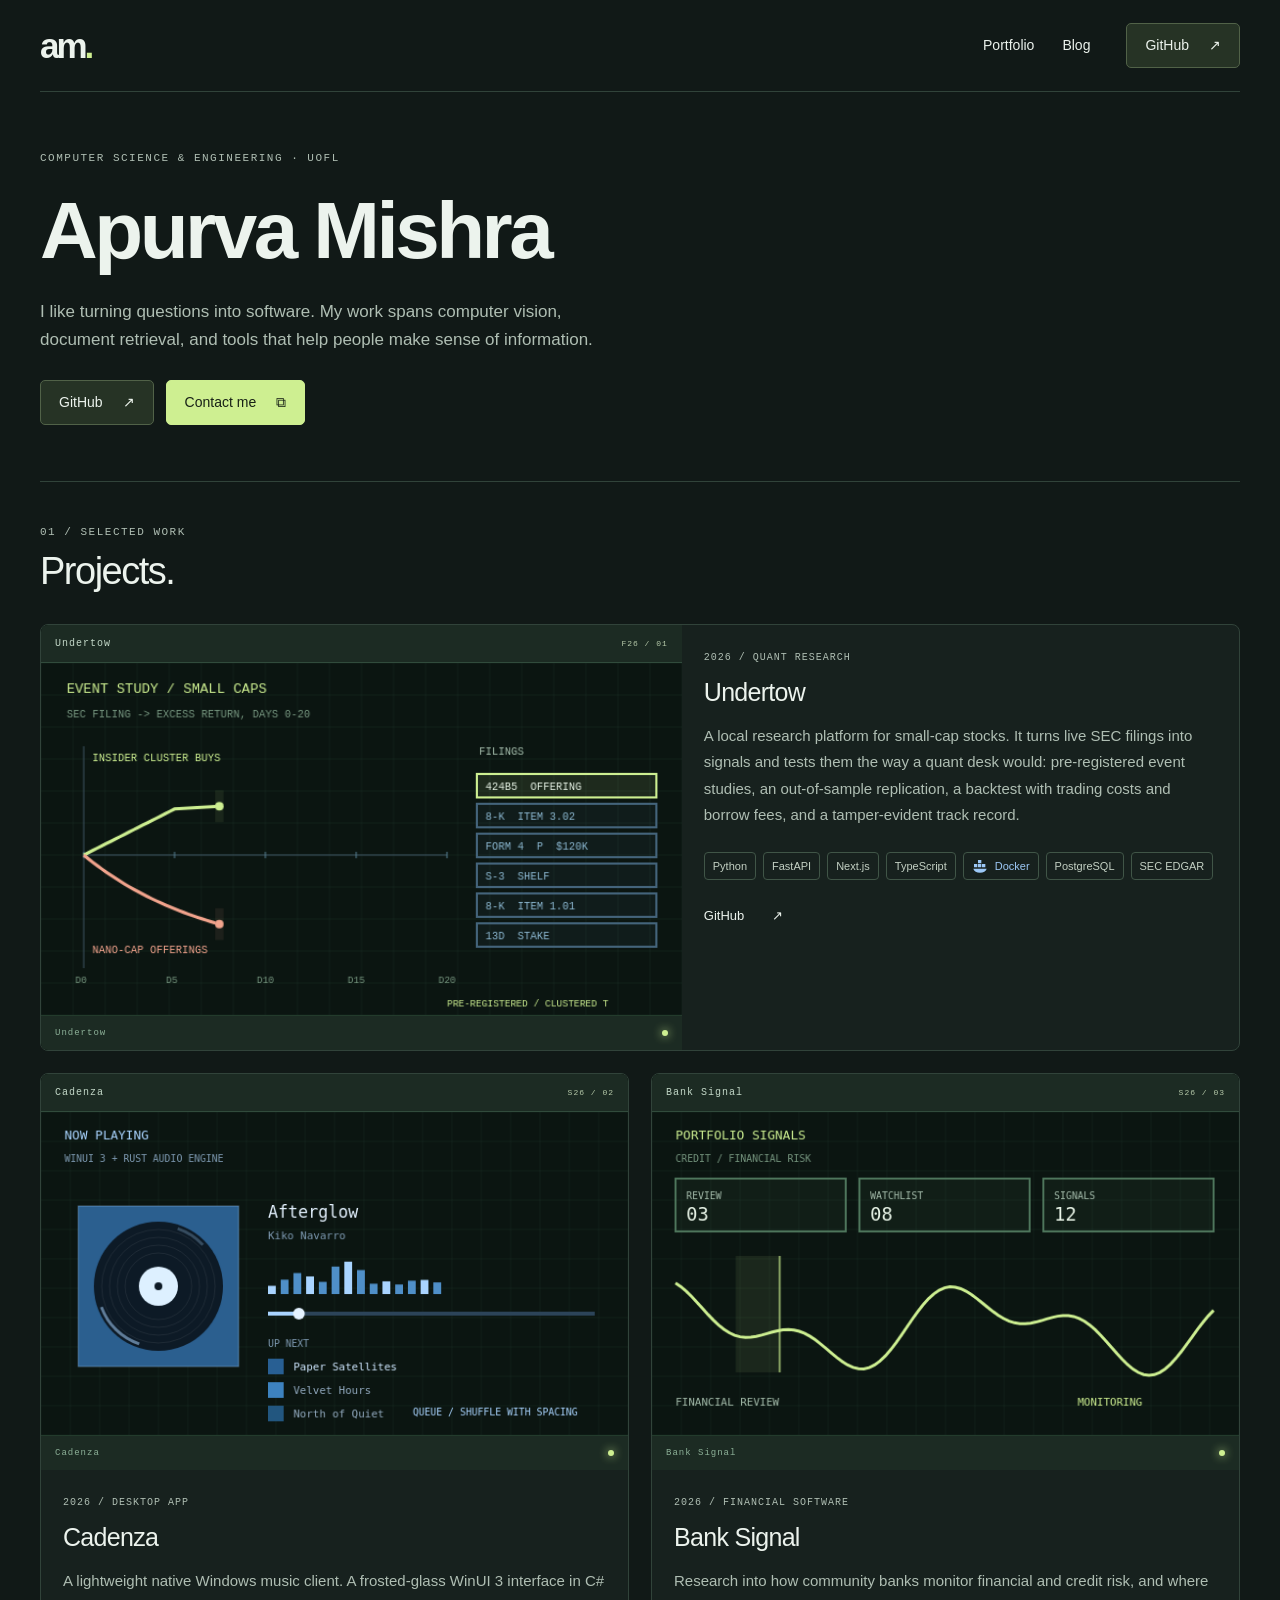
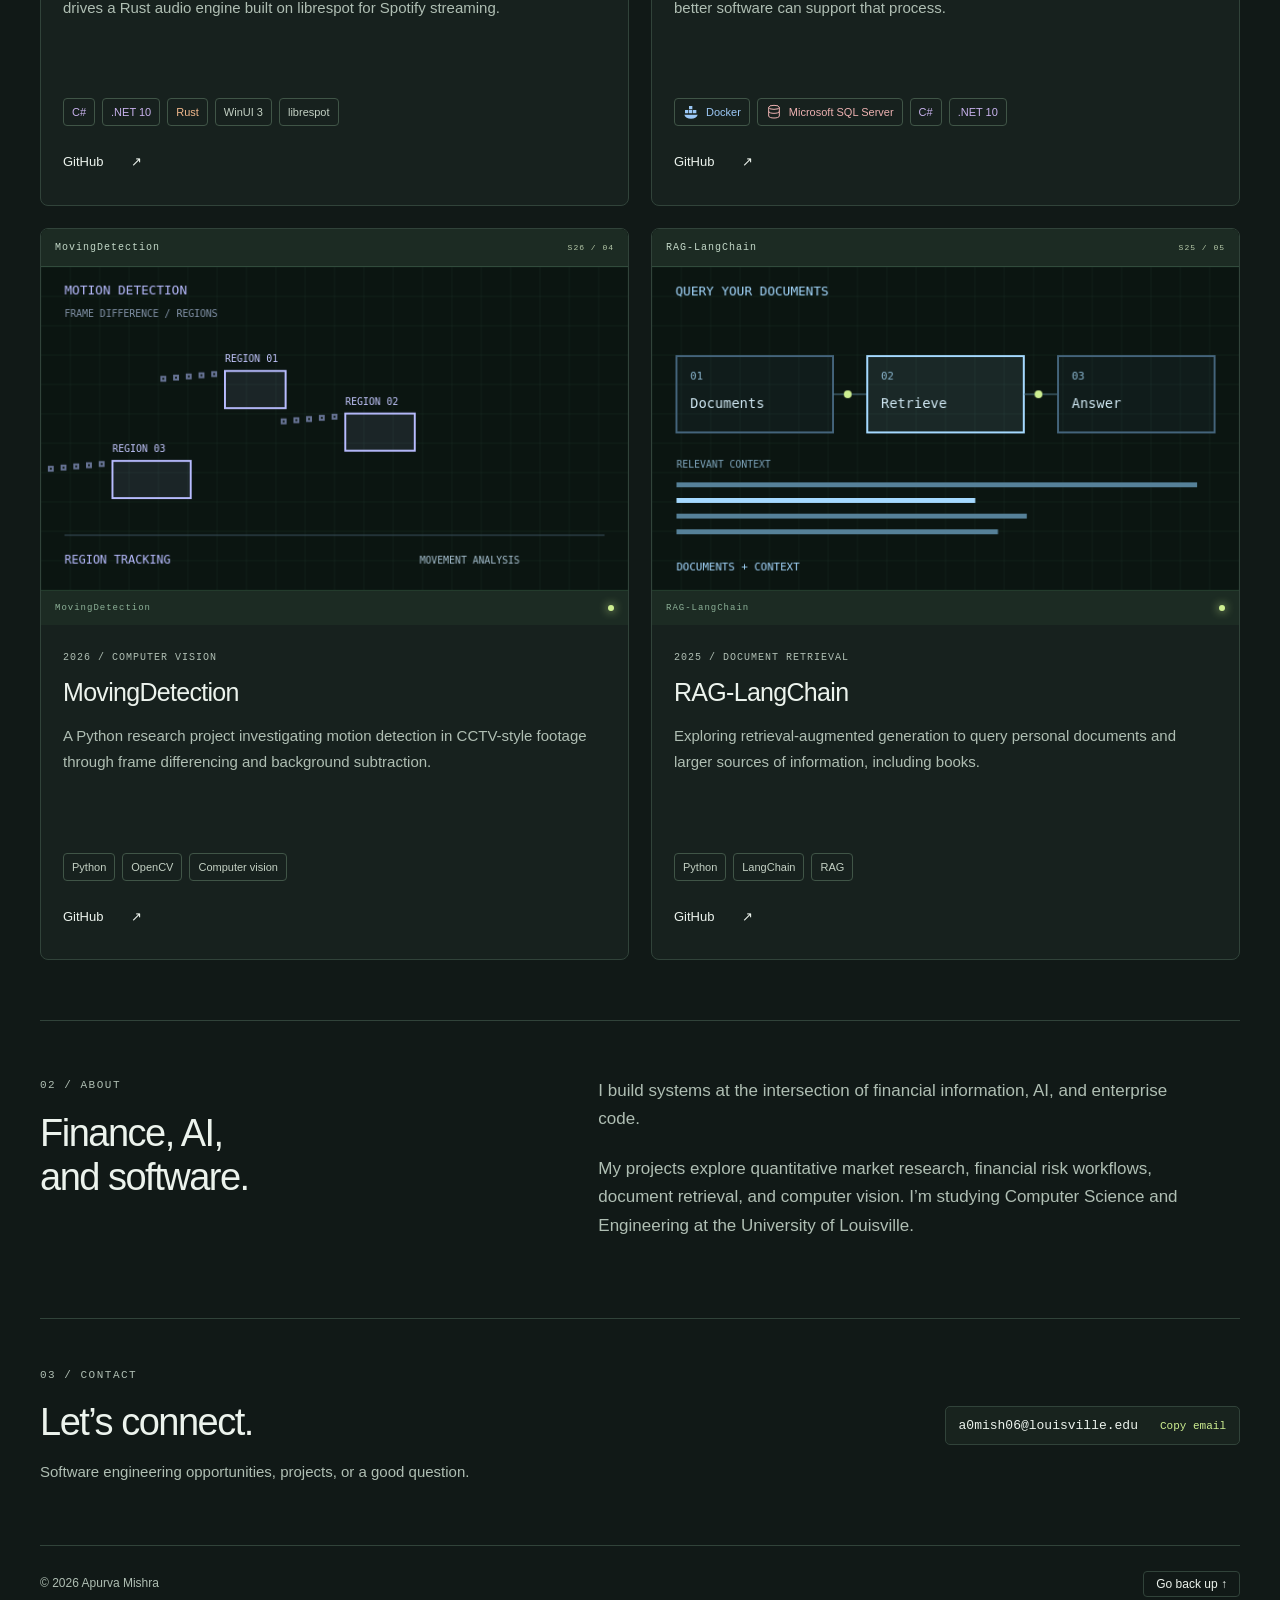
<file: index.html>
<!doctype html><html lang="en"><head><meta charset="utf-8"><meta name="viewport" content="width=device-width,initial-scale=1"><meta name="theme-color" content="#111917"><meta name="description" content="Apurva Mishra — Computer Science and Engineering student at the University of Louisville. Projects in quantitative finance research, desktop software, computer vision, and document retrieval."><title>Apurva Mishra | Portfolio</title><link rel="icon" href="favicon.svg"><link rel="stylesheet" href="style.css?v=12"><script src="script.js?v=10" defer></script></head><body><a class="skip" href="#main">Skip to content</a><header class="header wrap"><a class="brand" href="index.html" aria-label="Apurva Mishra home">am<span>.</span></a><nav aria-label="Main navigation"><a href="index.html">Portfolio</a><a href="blog.html">Blog</a></nav><a class="button github" href="https://github.com/toomatoe">GitHub <span aria-hidden="true">↗</span></a></header><main id="main" class="wrap"><section class="hero"><div class="hero-copy"><p class="eyebrow">COMPUTER SCIENCE & ENGINEERING · UOFL</p><h1>Apurva Mishra</h1><p class="intro">I like turning questions into software. My work spans computer vision, document retrieval, and tools that help people make sense of information.</p><div class="hero-actions"><a class="button github" href="https://github.com/toomatoe">GitHub <span aria-hidden="true">↗</span></a><button class="button contact-button" data-copy="a0mish06@louisville.edu">Contact me <span aria-hidden="true">⧉</span></button></div></div></section><section class="work" aria-labelledby="work-title"><div class="section-heading"><p class="eyebrow">01 / SELECTED WORK</p><h2 id="work-title">Projects.</h2></div><div class="project-grid"><article class="project"><div class="screen"><div class="screen-bar"><span>Undertow</span><span class="screen-id">F26 / 01</span></div><canvas data-scene="quant" width="600" height="330" aria-label="Animated visualization of Undertow event-study results"></canvas><div class="screen-footer"><span data-caption>Undertow</span><span class="live-indicator" aria-hidden="true"></span></div></div><div class="project-copy"><p class="eyebrow">2026 / QUANT RESEARCH</p><h3>Undertow</h3><p>A local research platform for small-cap stocks. It turns live SEC filings into signals and tests them the way a quant desk would: pre-registered event studies, an out-of-sample replication, a backtest with trading costs and borrow fees, and a tamper-evident track record.</p><div class="tags"><span>Python</span><span>FastAPI</span><span>Next.js</span><span>TypeScript</span><span class="tech docker"><svg viewBox="0 0 24 24" aria-hidden="true"><path d="M3 9h5v5H3zm6 0h5v5H9zm6 0h5v5h-5zM9 3h5v5H9z" fill="currentColor"/><path d="M2 16h20c-1 4-5 6-10 6s-9-2-10-6" fill="currentColor"/></svg>Docker</span><span>PostgreSQL</span><span>SEC EDGAR</span></div><a class="repo-link" href="https://github.com/toomatoe/Undertow">GitHub <span aria-hidden="true">↗</span></a></div></article><article class="project"><div class="screen"><div class="screen-bar"><span>Cadenza</span><span class="screen-id">S26 / 02</span></div><canvas data-scene="cadenza" width="600" height="330" aria-label="Animated visualization of Cadenza"></canvas><div class="screen-footer"><span data-caption>Cadenza</span><span class="live-indicator" aria-hidden="true"></span></div></div><div class="project-copy"><p class="eyebrow">2026 / DESKTOP APP</p><h3>Cadenza</h3><p>A lightweight native Windows music client. A frosted-glass WinUI 3 interface in C# drives a Rust audio engine built on librespot for Spotify streaming.</p><div class="tags"><span class="tech csharp">C#</span><span class="tech net">.NET 10</span><span class="tech rust">Rust</span><span>WinUI 3</span><span>librespot</span></div><a class="repo-link" href="https://github.com/toomatoe/Cadenza">GitHub <span aria-hidden="true">↗</span></a></div></article><article class="project"><div class="screen"><div class="screen-bar"><span>Bank Signal</span><span class="screen-id">S26 / 03</span></div><canvas data-scene="bank" width="600" height="330" aria-label="Animated visualization of Bank Signal"></canvas><div class="screen-footer"><span data-caption>Bank Signal</span><span class="live-indicator" aria-hidden="true"></span></div></div><div class="project-copy"><p class="eyebrow">2026 / FINANCIAL SOFTWARE</p><h3>Bank Signal</h3><p>Research into how community banks monitor financial and credit risk, and where better software can support that process.</p><div class="tags"><span class="tech docker"><svg viewBox="0 0 24 24" aria-hidden="true"><path d="M3 9h5v5H3zm6 0h5v5H9zm6 0h5v5h-5zM9 3h5v5H9z" fill="currentColor"/><path d="M2 16h20c-1 4-5 6-10 6s-9-2-10-6" fill="currentColor"/></svg>Docker</span><span class="tech sql"><svg viewBox="0 0 24 24" aria-hidden="true"><ellipse cx="12" cy="5" rx="8" ry="3"/><path d="M4 5v13c0 4 16 4 16 0V5M4 11c0 4 16 4 16 0"/></svg>Microsoft SQL Server</span><span class="tech csharp">C#</span><span class="tech net">.NET 10</span></div><a class="repo-link" href="https://github.com/Relishing-Merriment/BankSignal">GitHub <span aria-hidden="true">↗</span></a></div></article><article class="project"><div class="screen"><div class="screen-bar"><span>MovingDetection</span><span class="screen-id">S26 / 04</span></div><canvas data-scene="motion" width="600" height="330" aria-label="Animated visualization of MovingDetection"></canvas><div class="screen-footer"><span data-caption>MovingDetection</span><span class="live-indicator" aria-hidden="true"></span></div></div><div class="project-copy"><p class="eyebrow">2026 / COMPUTER VISION</p><h3>MovingDetection</h3><p>A Python research project investigating motion detection in CCTV-style footage through frame differencing and background subtraction.</p><div class="tags"><span>Python</span><span>OpenCV</span><span>Computer vision</span></div><a class="repo-link" href="https://github.com/toomatoe/MovingDetection">GitHub <span aria-hidden="true">↗</span></a></div></article><article class="project"><div class="screen"><div class="screen-bar"><span>RAG-LangChain</span><span class="screen-id">S25 / 05</span></div><canvas data-scene="rag" width="600" height="330" aria-label="Animated visualization of RAG-LangChain"></canvas><div class="screen-footer"><span data-caption>RAG-LangChain</span><span class="live-indicator" aria-hidden="true"></span></div></div><div class="project-copy"><p class="eyebrow">2025 / DOCUMENT RETRIEVAL</p><h3>RAG-LangChain</h3><p>Exploring retrieval-augmented generation to query personal documents and larger sources of information, including books.</p><div class="tags"><span>Python</span><span>LangChain</span><span>RAG</span></div><a class="repo-link" href="https://github.com/toomatoe/RAG-LangChain">GitHub <span aria-hidden="true">↗</span></a></div></article></div></section><section class="about"><div><p class="eyebrow">02 / ABOUT</p><h2>Finance, AI,<br>and software.</h2></div><div><p>I build systems at the intersection of financial information, AI, and enterprise code.</p><p>My projects explore quantitative market research, financial risk workflows, document retrieval, and computer vision. I’m studying Computer Science and Engineering at the University of Louisville.</p></div></section><section class="contact"><div><p class="eyebrow">03 / CONTACT</p><h2>Let’s connect.</h2><p>Software engineering opportunities, projects, or a good question.</p></div><button class="email-copy" data-copy="a0mish06@louisville.edu" aria-label="Copy email address a0mish06@louisville.edu"><span>a0mish06@louisville.edu</span><span class="copy-label">Copy email</span></button></section></main><footer class="wrap"><span>© <span id="year">2026</span> Apurva Mishra</span><button type="button" class="back-top" data-back-top>Go back up ↑</button></footer><div class="toast" role="status" aria-live="polite"></div></body></html>
</file>
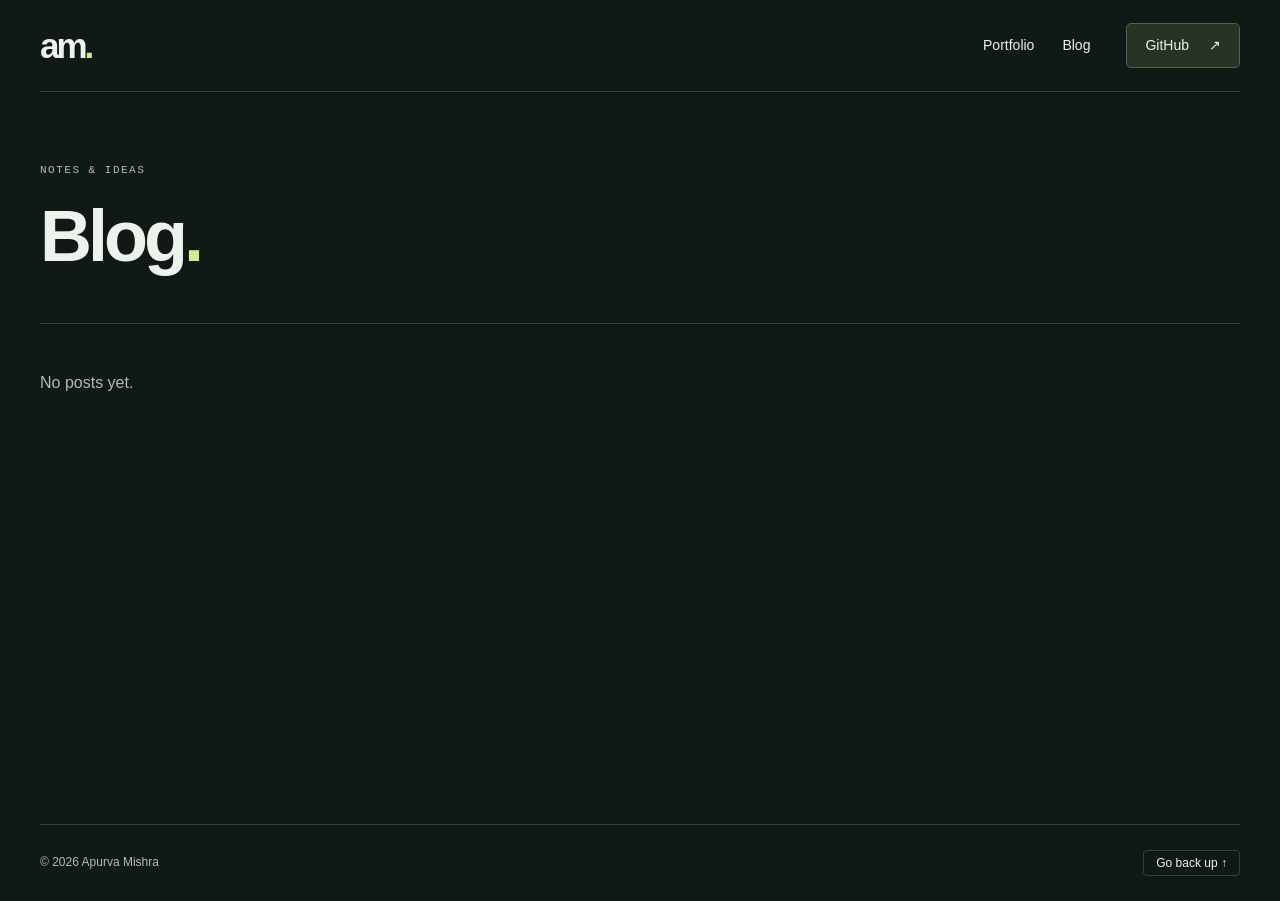
<file: blog.html>
<!doctype html><html lang="en"><head><meta charset="utf-8"><meta name="viewport" content="width=device-width,initial-scale=1"><meta name="theme-color" content="#111917"><meta name="description" content="Apurva Mishra — Computer Science and Engineering student at the University of Louisville. Projects in software, computer vision, and document retrieval."><title>Blog | Apurva Mishra</title><link rel="icon" href="favicon.svg"><link rel="stylesheet" href="style.css?v=8"><script src="script.js?v=7" defer></script></head><body><a class="skip" href="#main">Skip to content</a><header class="header wrap"><a class="brand" href="index.html" aria-label="Apurva Mishra home">am<span>.</span></a><nav aria-label="Main navigation"><a href="index.html">Portfolio</a><a href="blog.html">Blog</a></nav><a class="button github" href="https://github.com/toomatoe">GitHub <span aria-hidden="true">↗</span></a></header><main id="main" class="wrap blog"><p class="eyebrow">NOTES & IDEAS</p><h1>Blog<span>.</span></h1><div class="blog-empty"><p>No posts yet.</p></div></main><footer class="wrap"><span>© <span id="year">2026</span> Apurva Mishra</span><button type="button" class="back-top" data-back-top>Go back up ↑</button></footer><div class="toast" role="status" aria-live="polite"></div></body></html>
</file>
<file: style.css>
:root{--bg:#111917;--panel:#17211e;--line:#31433a;--text:#ecf3ed;--muted:#afbeb3;--accent:#ceef91}*{box-sizing:border-box}body{margin:0;background:var(--bg);color:var(--text);font:16px/1.65 Arial,Helvetica,sans-serif}a{color:inherit;text-decoration:none}button{font:inherit}a:hover{color:var(--accent)}a:focus-visible,button:focus-visible{outline:3px solid var(--accent);outline-offset:5px}.wrap{width:min(1200px,calc(100% - 80px));margin:auto}.header{height:92px;display:flex;align-items:center;gap:36px;border-bottom:1px solid var(--line)}.brand{font-size:35px;font-weight:800;letter-spacing:-3px;margin-right:auto}.brand span{color:var(--accent)}nav{display:flex;gap:28px;font-size:14px}.button{display:inline-flex;align-items:center;justify-content:center;gap:20px;border:1px solid #516248;background:#263325;padding:10px 18px;border-radius:5px;cursor:pointer;font-size:14px;color:var(--text);transition:background .2s}.button:hover{background:#36472e;color:var(--text)}.contact-button{background:var(--accent);color:#182116;border-color:var(--accent)}.contact-button:hover{background:#e0f7b7;color:#182116}.skip{position:absolute;top:-80px;background:var(--accent);color:#111;padding:10px;z-index:10}.skip:focus{top:10px}.hero{display:grid;grid-template-columns:1fr 1fr;gap:70px;align-items:center;padding:66px 0 62px}.eyebrow{font:11px/1.5 monospace;letter-spacing:1.5px;color:var(--muted);margin:0 0 18px}h1{font-size:clamp(55px,6.4vw,84px);line-height:1.04;letter-spacing:-4px;font-weight:600;margin:20px 0 24px}h1 span{color:var(--accent)}.role{color:var(--accent);font-size:17px;margin:0 0 20px}.intro{max-width:430px;color:var(--muted);margin:0 0 26px;font-size:17px}.hero-actions{display:flex;gap:12px;margin-bottom:17px}.email-copy{display:flex;align-items:center;justify-content:space-between;gap:22px;max-width:100%;border:1px solid var(--line);background:#18231e;color:var(--text);padding:11px 13px;border-radius:5px;font:13px monospace;cursor:pointer}.email-copy:hover{border-color:#7d9561}.copy-label{color:var(--accent);font-size:11px;white-space:nowrap}.screen{border:1px solid #4b6253;border-radius:8px;overflow:hidden;background:#0a120f;box-shadow:0 12px 35px #0002}.screen-bar,.screen-footer{display:flex;justify-content:space-between;align-items:center;gap:12px;padding:12px 14px;font:10px monospace;letter-spacing:1px;color:#c2d7c7;background:#1c2b23}.screen-bar{border-bottom:1px solid #314b3c}.screen-id{font-size:9px;color:#98b79f;white-space:nowrap}.screen canvas{display:block;width:100%;height:auto;aspect-ratio:600/330}.screen-footer{padding:10px 14px;border-top:1px solid #233b2c;color:#8db198;min-height:35px;font-size:9px}.live-indicator{width:6px;height:6px;background:var(--accent);border-radius:50%;box-shadow:0 0 10px #cdef91}.lab-meta{display:grid;grid-template-columns:1fr 1.4fr;gap:20px;padding-top:22px}.lab-meta span{display:block;font:10px monospace;letter-spacing:1.4px;color:var(--muted);margin-bottom:8px}.lab-meta strong{font-weight:400;font-size:14px}.work{border-top:1px solid var(--line);padding:42px 0 60px}.section-heading{margin-bottom:30px}.section-heading .eyebrow{margin-bottom:10px}h2{font-size:38px;line-height:1.15;letter-spacing:-1.5px;font-weight:500;margin:0}.project-grid{display:grid;grid-template-columns:repeat(2,minmax(0,1fr));gap:22px}.project{background:var(--panel);border:1px solid var(--line);border-radius:8px;overflow:hidden;transition:border-color .2s,transform .2s}.project:hover{border-color:#7d9561;transform:translateY(-4px)}.project .screen{border:none;border-radius:0;box-shadow:none}.project .screen-bar{padding:13px 14px;font-size:10px}.project .screen-id{font-size:8px}.project-copy{padding:25px 22px 28px}.project-copy .eyebrow{font-size:10px;letter-spacing:1px;margin-bottom:12px}h3{font-size:25px;line-height:1.2;font-weight:500;letter-spacing:-.7px;margin:0 0 16px}.project-copy>p:not(.eyebrow){font-size:15px;line-height:1.75;color:var(--muted);margin:0 0 24px;min-height:106px}.tags{display:flex;gap:7px;flex-wrap:wrap}.tags span{border:1px solid #405547;color:#c4d1c4;border-radius:4px;padding:4px 8px;font-size:11px}.repo-link{display:inline-flex;gap:28px;margin-top:25px;border-bottom:0;padding-bottom:4px;font-size:13px}.about{display:grid;grid-template-columns:1fr 1.4fr;gap:100px;border-top:1px solid var(--line);padding:56px 0}.about p:not(.eyebrow){margin:0 0 22px;color:var(--muted);max-width:580px;font-size:17px}.contact{display:flex;align-items:center;justify-content:space-between;gap:30px;border-top:1px solid var(--line);padding:48px 0 60px}.contact p:not(.eyebrow){color:var(--muted);font-size:15px;margin-bottom:0}footer{border-top:1px solid var(--line);padding:25px 0;display:flex;gap:28px;font-size:12px;color:var(--muted)}footer>span{margin-right:auto}.toast{position:fixed;bottom:24px;left:50%;transform:translate(-50%,10px);background:var(--accent);color:#152010;padding:12px 22px;border-radius:6px;font-size:14px;opacity:0;pointer-events:none;transition:opacity .2s,transform .2s;z-index:30}.toast.shown{opacity:1;transform:translate(-50%,0)}.blog{min-height:calc(100vh - 168px);padding:70px 0}.blog h1{font-size:72px}.blog-empty{margin-top:50px;padding-top:30px;border-top:1px solid var(--line);color:var(--muted)}@media(max-width:1050px){.hero{gap:35px}.project-grid{grid-template-columns:1fr 1fr}.about{gap:50px}}@media(max-width:700px){.wrap{width:calc(100% - 36px)}.header{height:76px;gap:18px}nav{gap:16px;font-size:13px}.header>.github{padding:7px 10px;gap:9px;font-size:12px}.hero{grid-template-columns:1fr;padding:38px 0 42px;gap:32px}.hero h1{font-size:64px;letter-spacing:-3px}.hero-copy .eyebrow{font-size:10px}.intro{font-size:16px}.project-grid{grid-template-columns:1fr}.project:first-child{grid-column:auto;display:block}.project-copy>p:not(.eyebrow){min-height:0}.screen-bar{font-size:9px}.about{grid-template-columns:1fr;gap:26px;padding:40px 0}.contact{flex-direction:column;align-items:start;padding:40px 0}.email-copy{font-size:12px;gap:12px;width:100%;justify-content:space-between}.hero-copy>.email-copy{max-width:400px}h2{font-size:33px}.blog{padding-top:42px}}@media(prefers-reduced-motion:reduce){.project,.button,.toast{transition:none}.project:hover{transform:none}}

/* Simplified introduction and project year labels. */
.hero{display:block;padding:58px 0 56px}.hero-copy{max-width:790px}.hero h1{font-size:clamp(48px,6.4vw,80px);margin:22px 0 26px;letter-spacing:-3.5px}.hero .intro{max-width:590px}.hero-actions{margin-bottom:0}.tags .tech{display:inline-flex;align-items:center;gap:7px;font-size:11px}.tech svg{width:16px;height:16px;flex-shrink:0}.tech.sql svg{fill:none;stroke:currentColor;stroke-width:1.5}.tech.docker{color:#9cc8f6}.tech.sql{color:#edb1b1}.tech.csharp,.tech.net{color:#c8b2ed}.tech.rust{color:#f2b98d}.tech-letter{font:700 11px Arial,sans-serif;font-style:normal}.tech-letter.dotnet{font-size:9px}.back-top{border:1px solid var(--line);color:var(--text);background:transparent;border-radius:4px;padding:5px 12px;cursor:pointer;font:12px Arial,sans-serif}.back-top:hover{border-color:var(--accent);color:var(--accent)}footer{align-items:center}.screen-id{color:#b6caaa;font-size:10px}@media(max-width:700px){.hero{padding:35px 0 38px}.hero h1{font-size:50px;letter-spacing:-2.5px}}

/* Featured first project spans the grid. */
@media(min-width:701px){.project:first-child{grid-column:1/-1;display:grid;grid-template-columns:1.15fr 1fr}.project:first-child .screen{align-self:center}.project:first-child .project-copy>p:not(.eyebrow){min-height:0}}
</file>
